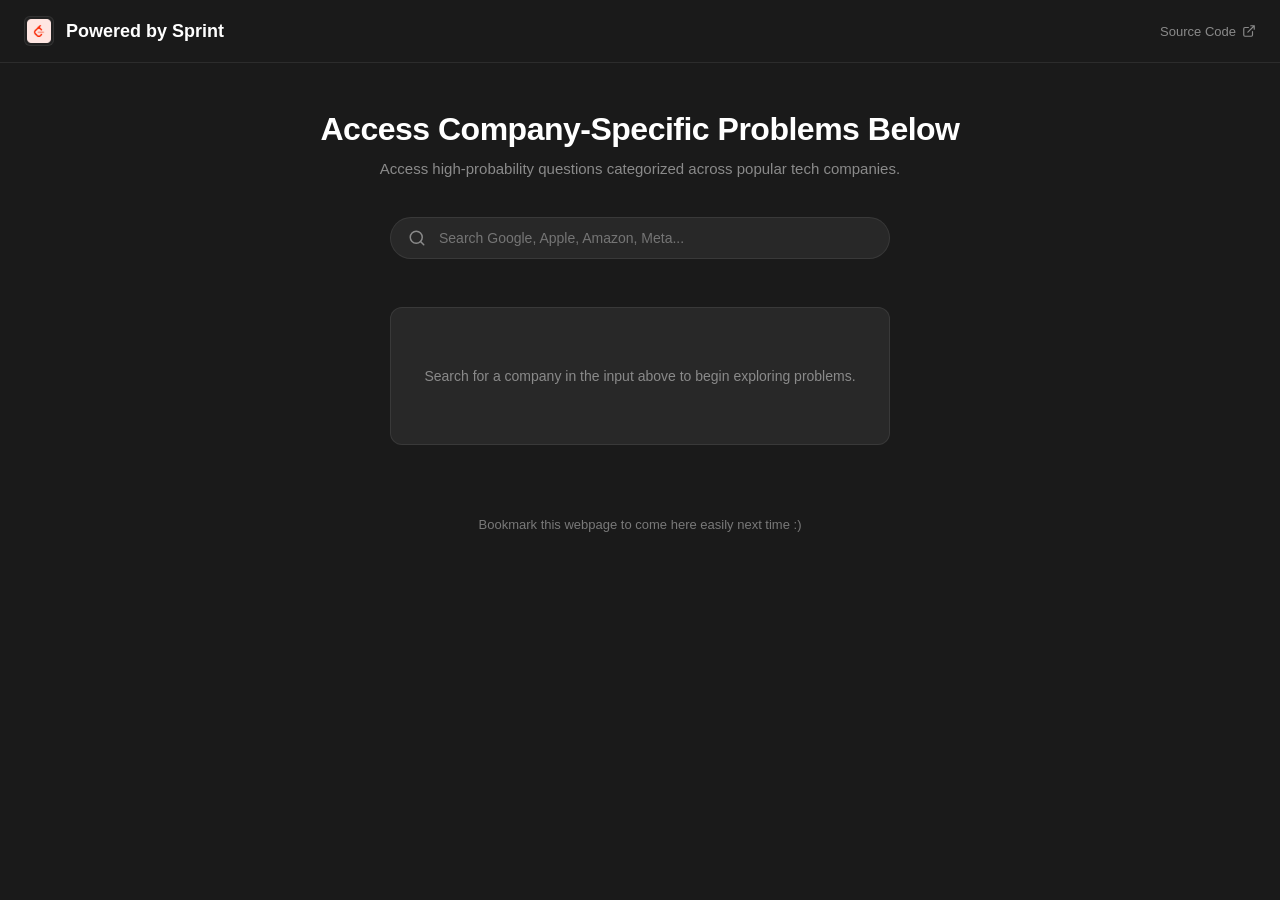
<file: problemset/index.html>
<!DOCTYPE html>
<html lang="en">
<head>
    <meta charset="UTF-8">
    <meta name="viewport" content="width=device-width, initial-scale=1.0">
    <title>LeetCode Company-wise Questions</title>
    <link rel="icon" type="image/png" href="../icon.png">
    <link rel="stylesheet" href="styles.css">
</head>
<body>

    <!-- Minimal Navbar -->
    <nav class="navbar">
        <div class="nav-brand">
            <div class="sprint-icon">
                <img src="resources/icon.png" alt="Sprint Icon" height="24px" width="24px">
            </div>
            <span class="brand-text">Powered by Sprint</span>
        </div>

        <div class="nav-links">
            <a href="https://github.com/snehasishroy/leetcode-companywise-interview-questions" target="_blank" class="nav-link">
                Source Code
                <svg width="14" height="14" viewBox="0 0 24 24" fill="none" stroke="currentColor" stroke-width="2" stroke-linecap="round" stroke-linejoin="round"><path d="M15 3h6v6M10 14L21 3M18 13v6a2 2 0 0 1-2 2H5a2 2 0 0 1-2-2V8a2 2 0 0 1 2-2h6"/></svg>
            </a>
        </div>
    </nav>

    <main class="container">
        <!-- Minimal Hero -->
        <section class="hero">
            <h1>Access Company-Specific Problems Below</h1>
            <p>Access high-probability questions categorized across popular tech companies.</p>
        </section>

        <!-- Search Bar with pill rounding -->
        <div class="search-container">
            <div class="search-wrapper">
                <svg class="search-icon" width="18" height="18" viewBox="0 0 24 24" fill="none" stroke="currentColor" stroke-width="2" stroke-linecap="round" stroke-linejoin="round"><circle cx="11" cy="11" r="8"/><path d="m21 21-4.3-4.3"/></svg>
                <input type="text" id="search-input" placeholder="Search Google, Apple, Amazon, Meta..." autocomplete="off">
            </div>
            <div class="suggestions-dropdown hidden" id="suggestions"></div>
        </div>

        <!-- Dynamic Output Board -->
        <div id="company-board" class="hidden">
            <div class="board-header">
                <div>
                    <h2 id="company-title" class="company-title">Company Name</h2>
                    <span id="question-count" class="question-count">0 questions</span>
                </div>

                <!-- Difficulty Filter Controls (Pill Rounded) -->
                <div class="filter-controls">
                    <span class="filter-label">Difficulty:</span>
                    <div class="filter-pills">
                        <button class="filter-pill active" data-difficulty="All">All</button>
                        <button class="filter-pill" data-difficulty="Easy">Easy</button>
                        <button class="filter-pill" data-difficulty="Medium">Medium</button>
                        <button class="filter-pill" data-difficulty="Hard">Hard</button>
                    </div>
                </div>
            </div>

            <!-- Loader -->
            <div id="loader" class="loader-container hidden">
                <div class="spinner"></div>
                <span>Loading problems...</span>
            </div>

            <!-- Question Table -->
            <div class="table-container" id="table-wrapper">
                <table class="questions-table">
                    <thead>
                        <tr>
                            <th class="sortable" data-sort="id">ID <span class="sort-indicator"></span></th>
                            <th class="sortable" data-sort="title">Title <span class="sort-indicator"></span></th>
                            <th class="sortable" data-sort="difficulty">Difficulty <span class="sort-indicator"></span></th>
                            <th>Acceptance</th>
                        </tr>
                    </thead>
                    <tbody id="table-body">
                        <!-- Populated dynamically -->
                    </tbody>
                </table>
            </div>
        </div>

        <!-- Initial Blank State -->
        <div id="blank-state" class="blank-card">
            <p>Search for a company in the input above to begin exploring problems.</p>
        </div>
    </main>
    
    <footer>
        <p class="hero footer-text">Bookmark this webpage to come here easily next time :)</p>
    </footer>

    <script src="script.js"></script>
</body>
</html>
</file>
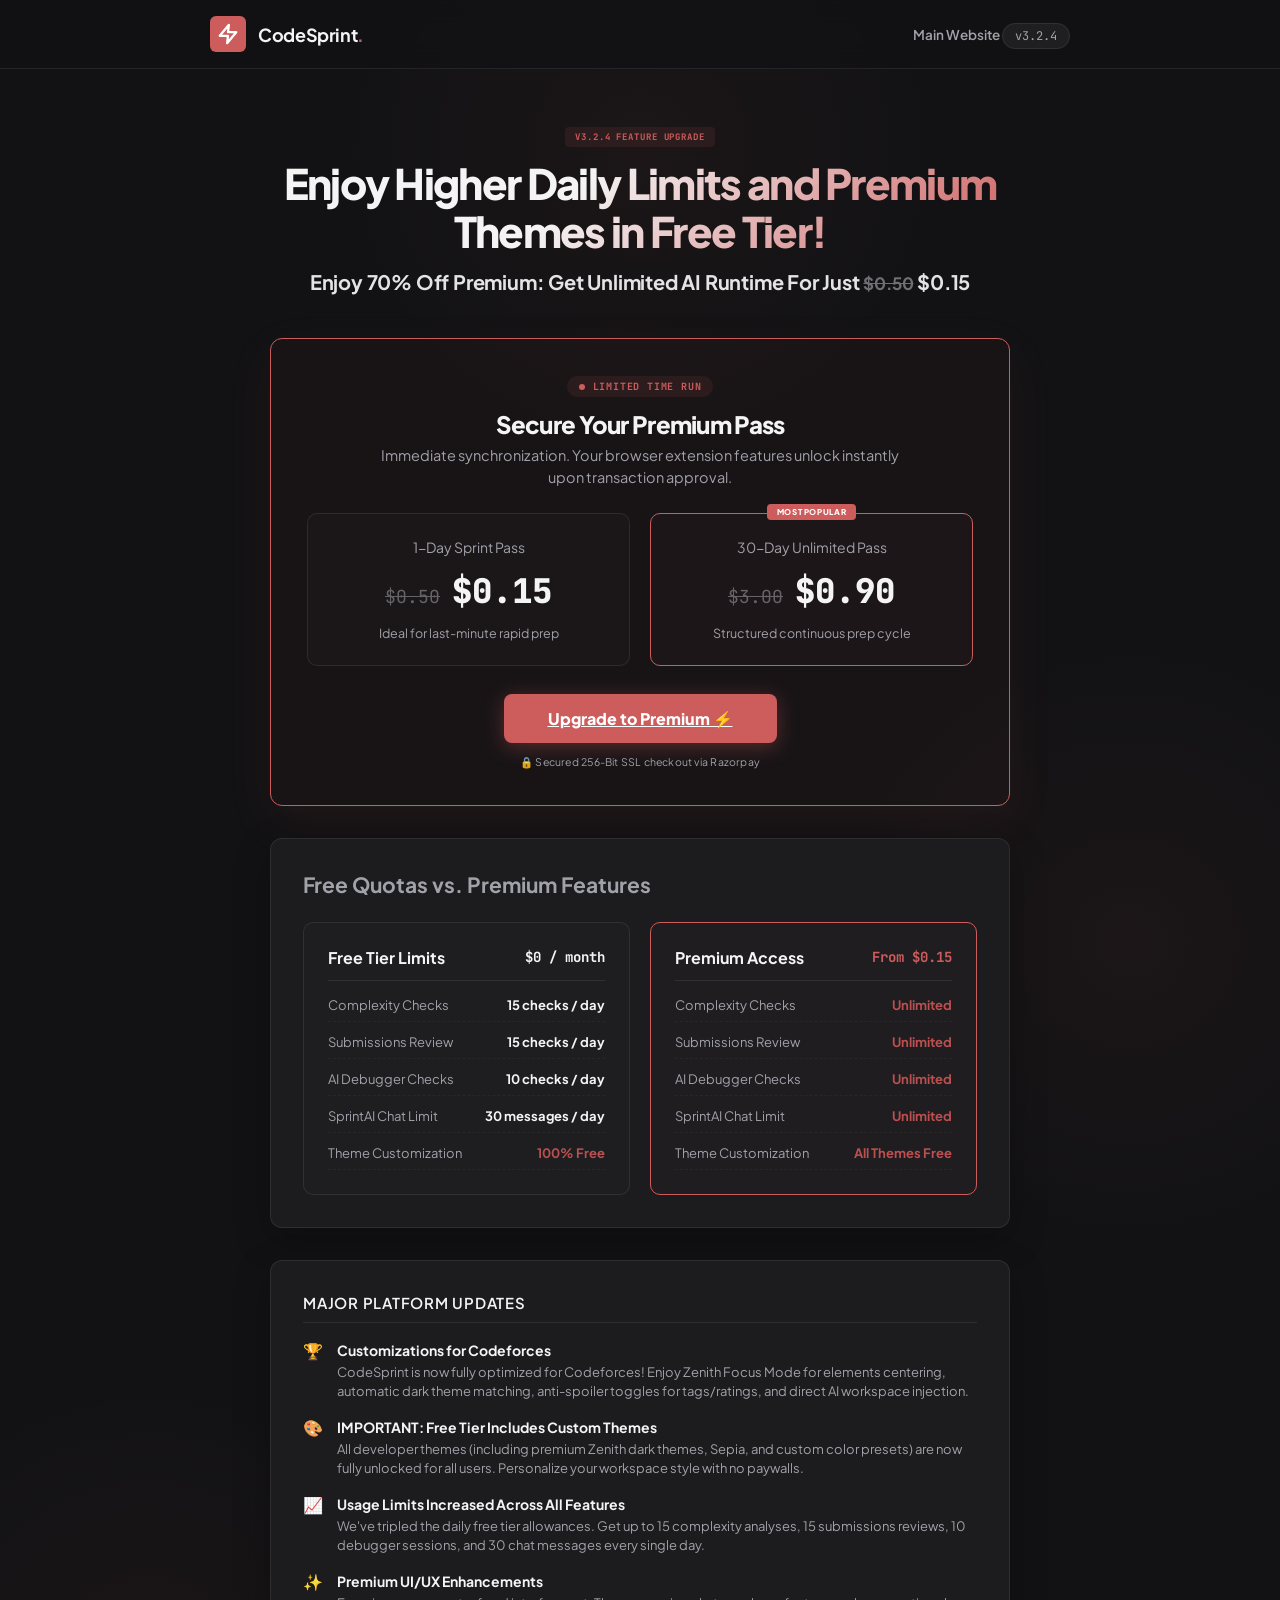
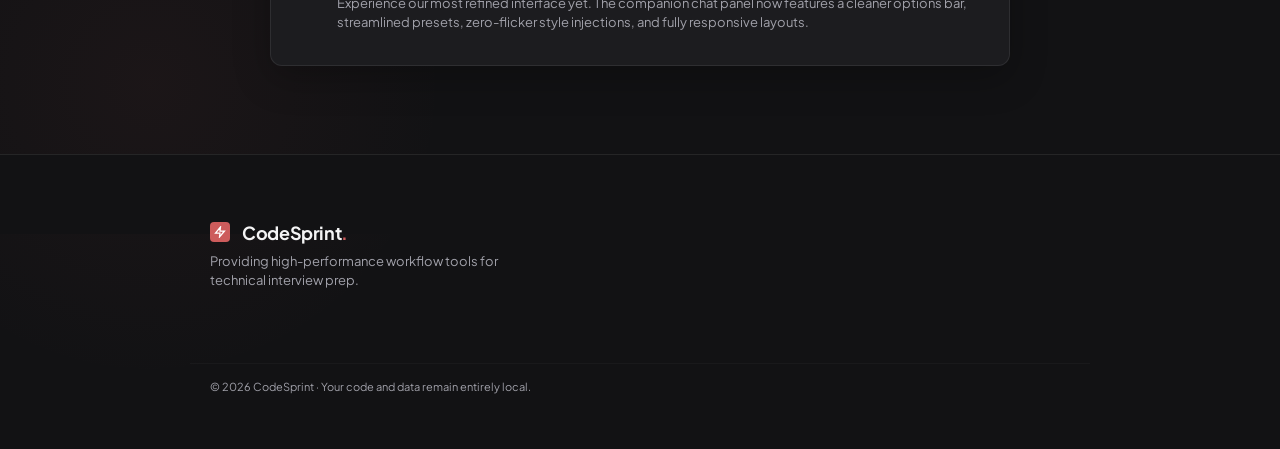
<file: updated/index.html>
<!DOCTYPE html>
<html lang="en">
<head>
  <meta charset="UTF-8">
  <meta name="viewport" content="width=device-width, initial-scale=1.0">
  <title>CodeSprint - Feature Update (v3.2.4)</title>
  <link rel="icon" type="image/png" href="../icon.png">
  <meta name="description" content="CodeSprint v3.2.4 is here. Get custom Codeforces settings, free custom themes, increased quotas, and a beautiful UI upgrade.">
  <link rel="stylesheet" href="style.css">
  <link rel="preconnect" href="https://fonts.googleapis.com">
  <link rel="preconnect" href="https://fonts.gstatic.com" crossorigin>
  <link href="https://fonts.googleapis.com/css2?family=Plus+Jakarta+Sans:wght@500;600;700;800&family=JetBrains+Mono:wght@500;600;700&display=swap" rel="stylesheet">
</head>
<body class="page-updated">

  <!-- Background Decorative Glows -->
  <div class="bg-glow blob-top"></div>
  <div class="bg-glow blob-middle"></div>
  <div class="bg-glow blob-bottom"></div>

  <!-- Minimal Navigation -->
  <nav id="navbar">
    <div class="nav-container">
      <a href="../index.html" class="brand">
        <div class="logo-box">
          <svg width="22" height="22" viewBox="0 0 24 24" fill="none" stroke="currentColor" stroke-width="2.5" stroke-linecap="round" stroke-linejoin="round">
            <path d="M13 2L3 14h9l-1 8 10-12h-9l1-8z"/>
          </svg>
        </div>
        <span class="brand-text">CodeSprint<span class="accent">.</span></span>
      </a>
      <div class="nav-links">
        <a href="../index.html" class="nav-link">Main Website</a>
        <span class="version-pill" id="version-badge">v3.2.4</span>
      </div>
    </div>
  </nav>

  <!-- Hero Section -->
  <main class="container">
    <header class="hero">
      <span class="badge badge-accent">V3.2.4 FEATURE UPGRADE</span>
      <h1 class="sale-title">Enjoy Higher Daily Limits and Premium Themes in Free Tier!</h1>
      <h2 class="sub-sale-title">Enjoy 70% Off Premium: Get Unlimited AI Runtime For Just <span class="price-strike">$0.50</span> $0.15</h2>
      <p class="hero-subheader">
        <!-- Sprint-AI Just got Fasterrr -->
      </p>
    </header>

    <!-- HIGH-VISIBILITY PRIMARY PAYMENTS REDIRECT CTA -->
    <section class="mega-cta-card window-glass">
      <div class="mega-cta-header">
        <span class="live-tag">
          <span class="pulse-dot"></span>
          LIMITED TIME RUN
        </span>
        <h2>Secure Your Premium Pass</h2>
        <p>Immediate synchronization. Your browser extension features unlock instantly upon transaction approval.</p>
      </div>

      <div class="pricing-deck">
        <!-- 1 Day Pass -->
        <div class="price-block">
          <span class="plan-name">1-Day Sprint Pass</span>
          <div class="price-flow">
            <span class="old-price">$0.50</span>
            <span class="new-price">$0.15</span>
          </div>
          <span class="plan-detail">Ideal for last-minute rapid prep</span>
        </div>

        <!-- 30 Day Pass (Featured) -->
        <div class="price-block featured">
          <div class="featured-badge">MOST POPULAR</div>
          <span class="plan-name">30-Day Unlimited Pass</span>
          <div class="price-flow">
            <span class="old-price">$3.00</span>
            <span class="new-price">$0.90</span>
          </div>
          <span class="plan-detail">Structured continuous prep cycle</span>
        </div>
      </div>

      <div class="cta-action-wrapper">
        <a href="../payments/index.html" class="btn btn-mega-primary">
          Upgrade to Premium ⚡
        </a>
        <span class="secure-payments-tag">🔒 Secured 256-Bit SSL checkout via Razorpay</span>
      </div>
    </section>


    <!-- TIERS & QUOTAS COMPARISON -->
    <section class="showroom-card window-glass">
      <div class="showroom-header">
        <h2>Free Quotas vs. Premium Features</h2>
      </div>

      <div class="tiers-grid">
        <!-- Free Tier Card -->
        <div class="tier-card">
          <div class="tier-header">
            <h3>Free Tier Limits</h3>
            <span class="tier-price">$0 / month</span>
          </div>
          <ul class="tier-features">
            <li><span>Complexity Checks</span> <strong>15 checks / day</strong></li>
            <li><span>Submissions Review</span> <strong>15 checks / day</strong></li>
            <li><span>AI Debugger Checks</span> <strong>10 checks / day</strong></li>
            <li><span>SprintAI Chat Limit</span> <strong>30 messages / day</strong></li>
            <li><span>Theme Customization</span> <strong class="color-accent">100% Free</strong></li>
          </ul>
        </div>

        <!-- Premium Tier Card -->
        <div class="tier-card premium-border">
          <div class="tier-header">
            <h3>Premium Access</h3>
            <span class="tier-price" style="color: var(--accent-color);">From $0.15</span>
          </div>
          <ul class="tier-features">
            <li><span>Complexity Checks</span> <strong class="color-accent">Unlimited</strong></li>
            <li><span>Submissions Review</span> <strong class="color-accent">Unlimited</strong></li>
            <li><span>AI Debugger Checks</span> <strong class="color-accent">Unlimited</strong></li>
            <li><span>SprintAI Chat Limit</span> <strong class="color-accent">Unlimited</strong></li>
            <li><span>Theme Customization</span> <strong class="color-accent">All Themes Free</strong></li>
          </ul>
        </div>
      </div>
    </section>
    
    <!-- Changelog Glass Card -->
    <section class="changelog-card window-glass">
      <h2>Major Platform Updates</h2>
      <ul class="changelog-list">
        <li>
          <span class="bullet">🏆</span>
          <div class="changelog-text">
            <strong>Customizations for Codeforces</strong>
            <p>CodeSprint is now fully optimized for Codeforces! Enjoy Zenith Focus Mode for elements centering, automatic dark theme matching, anti-spoiler toggles for tags/ratings, and direct AI workspace injection.</p>
          </div>
        </li>
        <li>
          <span class="bullet">🎨</span>
          <div class="changelog-text">
            <strong>IMPORTANT: Free Tier Includes Custom Themes</strong>
            <p>All developer themes (including premium Zenith dark themes, Sepia, and custom color presets) are now fully unlocked for all users. Personalize your workspace style with no paywalls.</p>
          </div>
        </li>
        <li>
          <span class="bullet">📈</span>
          <div class="changelog-text">
            <strong>Usage Limits Increased Across All Features</strong>
            <p>We've tripled the daily free tier allowances. Get up to 15 complexity analyses, 15 submissions reviews, 10 debugger sessions, and 30 chat messages every single day.</p>
          </div>
        </li>
        <li>
          <span class="bullet">✨</span>
          <div class="changelog-text">
            <strong>Premium UI/UX Enhancements</strong>
            <p>Experience our most refined interface yet. The companion chat panel now features a cleaner options bar, streamlined presets, zero-flicker style injections, and fully responsive layouts.</p>
          </div>
        </li>
      </ul>
    </section>
  </main>

  <!-- Clean Minimal Footer -->
  <footer class="footer border-top">
    <div class="container footer-layout">
      <div class="footer-meta">
        <div class="brand">
          <div class="logo-box small">
            <svg width="12" height="12" viewBox="0 0 24 24" fill="none" stroke="currentColor" stroke-width="2.5"><path d="M13 2L3 14h9l-1 8 10-12h-9l1-8z"/></svg>
          </div>
          <span class="brand-text">CodeSprint<span class="accent">.</span></span>
        </div>
        <p class="footer-tagline">Providing high-performance workflow tools for technical interview prep.</p>
      </div>
    </div>
    <div class="footer-bottom container">
      &copy; 2026 CodeSprint &middot; Your code and data remain entirely local.
    </div>
  </footer>

  <script src="script.js"></script>
</body>
</html>
</file>
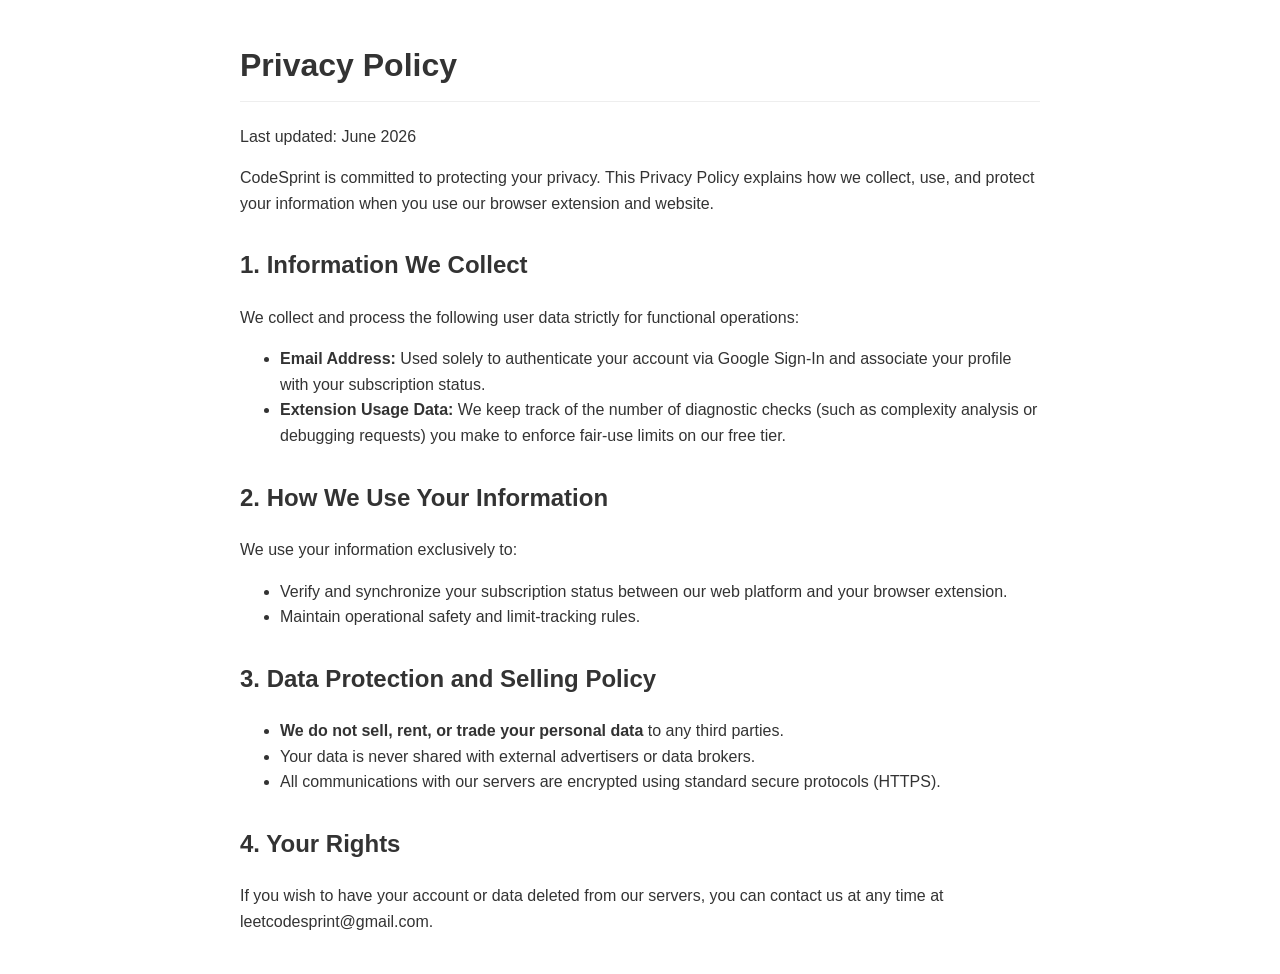
<file: privacy.html>
<!DOCTYPE html>
<html lang="en">
<head>
    <meta charset="UTF-8">
    <meta name="viewport" content="width=device-width, initial-scale=1.0">
    <title>Privacy Policy — CodeSprint</title>
    <style>
        body { font-family: sans-serif; line-height: 1.6; max-width: 800px; margin: 40px auto; padding: 0 20px; color: #333; }
        h1 { border-bottom: 1px solid #eee; padding-bottom: 10px; }
        h2 { margin-top: 30px; }
    </style>
</head>
<body>
    <h1>Privacy Policy</h1>
    <p>Last updated: June 2026</p>
    <p>CodeSprint is committed to protecting your privacy. This Privacy Policy explains how we collect, use, and protect your information when you use our browser extension and website.</p>

    <h2>1. Information We Collect</h2>
    <p>We collect and process the following user data strictly for functional operations:</p>
    <ul>
        <li><strong>Email Address:</strong> Used solely to authenticate your account via Google Sign-In and associate your profile with your subscription status.</li>
        <li><strong>Extension Usage Data:</strong> We keep track of the number of diagnostic checks (such as complexity analysis or debugging requests) you make to enforce fair-use limits on our free tier.</li>
    </ul>

    <h2>2. How We Use Your Information</h2>
    <p>We use your information exclusively to:</p>
    <ul>
        <li>Verify and synchronize your subscription status between our web platform and your browser extension.</li>
        <li>Maintain operational safety and limit-tracking rules.</li>
    </ul>

    <h2>3. Data Protection and Selling Policy</h2>
    <ul>
        <li><strong>We do not sell, rent, or trade your personal data</strong> to any third parties.</li>
        <li>Your data is never shared with external advertisers or data brokers.</li>
        <li>All communications with our servers are encrypted using standard secure protocols (HTTPS).</li>
    </ul>

    <h2>4. Your Rights</h2>
    <p>If you wish to have your account or data deleted from our servers, you can contact us at any time at leetcodesprint@gmail.com.</p>
</body>
</html>
</file>
<file: problemset/styles.css>
/* Custom variables matching reference layouts */
:root {
    --bg-color: #1a1a1a;
    --card-color: #282828;
    --border-color: rgba(255, 255, 255, 0.08); /* Faint borders to match LeetCode layout */
    --hover-color: rgba(255, 255, 255, 0.08);
    --text-main: #ffffff;
    --text-muted: #8a8a8a; /* Clean gray for secondary text */
    --accent-color: #ffa116; /* LeetCode Orange */
    
    /* Authentic Difficulty Badge Colors */
    --easy-color: #00af9b;   /* Exact LeetCode teal green */
    --medium-color: #ffb800; /* Exact LeetCode warm yellow */
    --hard-color: #ff2d55;   /* Exact LeetCode red */

    /* Production LeetCode Font Stack */
    --font-stack: -apple-system, BlinkMacSystemFont, "Segoe UI", "PingFang SC", "Hiragino Sans GB", "Microsoft YaHei", "Helvetica Neue", Helvetica, Arial, sans-serif;
}

* {
    box-sizing: border-box;
    margin: 0;
    padding: 0;
}

body {
    background-color: var(--bg-color);
    color: var(--text-muted);
    font-family: var(--font-stack);
    font-size: 14px;
    -webkit-font-smoothing: antialiased;
}

/* Minimal Navbar */
.navbar {
    border-bottom: 1px solid var(--border-color);
    background-color: var(--bg-color);
    display: flex;
    justify-content: space-between;
    align-items: center;
    padding: 16px 24px;
}

.nav-brand {
    display: flex;
    align-items: center;
    gap: 12px;
}

.brand-logo {
    background-color: var(--accent-color);
    color: #000000;
    font-weight: 700;
    font-size: 13px;
    padding: 6px 8px;
    border-radius: 6px;
    letter-spacing: 1px;
}

.brand-text {
    color: var(--text-main);
    font-size: 18px;
    font-weight: 600;
}

.nav-links {
    display: flex;
    gap: 16px;
}

.nav-link {
    color: var(--text-muted);
    font-size: 13px;
    text-decoration: none;
    display: flex;
    align-items: center;
    gap: 6px;
    transition: color 0.15s ease;
}

.nav-link:hover {
    color: var(--text-main);
}

/* Minimal Hero */
.container {
    max-width: 900px;
    margin: 0 auto;
    padding: 48px 20px;
}

.hero {
    text-align: center;
    margin-bottom: 40px;
}

.hero h1 {
    color: var(--text-main);
    font-size: 32px;
    font-weight: 800;
    margin-bottom: 12px;
    letter-spacing: -0.5px;
}

.hero p {
    color: var(--text-muted);
    font-size: 15px;
}

/* Search Dropdown Section (Rounded Capsules) */
.search-container {
    position: relative;
    max-width: 500px;
    margin: 0 auto 48px auto;
    z-index: 100;
}

.search-wrapper {
    position: relative;
    display: flex;
    align-items: center;
}

.search-icon {
    position: absolute;
    left: 18px;
    color: var(--text-muted);
    pointer-events: none;
}

#search-input {
    width: 100%;
    background-color: var(--card-color);
    border: 1px solid var(--border-color);
    color: var(--text-main);
    padding: 12px 16px 12px 48px;
    font-size: 14px;
    border-radius: 9999px; /* Pill-shaped search bar */
    outline: none;
    font-family: var(--font-stack);
    transition: border-color 0.15s ease;
}

#search-input:focus {
    border-color: var(--accent-color);
}

.suggestions-dropdown {
    position: absolute;
    width: 100%;
    background-color: var(--card-color);
    border: 1px solid var(--border-color);
    border-radius: 12px;
    margin-top: 8px;
    box-shadow: 0 10px 25px -5px rgba(0, 0, 0, 0.5);
    max-height: 280px;
    overflow-y: auto;
}

/* Custom Scrollbar for suggestions */
.suggestions-dropdown::-webkit-scrollbar {
    width: 6px;
}
.suggestions-dropdown::-webkit-scrollbar-track {
    background: transparent;
}
.suggestions-dropdown::-webkit-scrollbar-thumb {
    background: rgba(255, 255, 255, 0.12);
    border-radius: 9999px;
}
.suggestions-dropdown::-webkit-scrollbar-thumb:hover {
    background: rgba(255, 255, 255, 0.24);
}

.suggestion-item {
    padding: 12px 16px;
    font-size: 14px;
    cursor: pointer;
    border-bottom: 1px solid var(--border-color);
    text-transform: capitalize;
    display: flex;
    justify-content: space-between;
    transition: background-color 0.15s ease;
}

.suggestion-item:last-child {
    border-bottom: none;
}

.suggestion-item:hover {
    background-color: var(--hover-color);
}

.suggestion-action {
    font-size: 11px;
    color: var(--text-muted);
}

/* Board Header Controls */
.board-header {
    display: flex;
    justify-content: space-between;
    align-items: flex-end;
    border-bottom: 1px solid var(--border-color);
    padding-bottom: 20px;
    margin-bottom: 24px;
}

.company-title {
    text-transform: capitalize;
    color: var(--text-main);
    font-size: 24px; /* Matches LeetCode inspector standard size */
    font-weight: 500;
}

.question-count {
    font-size: 13px;
    color: var(--text-muted);
    margin-top: 4px;
    display: inline-block;
}

.filter-controls {
    display: flex;
    align-items: center;
    gap: 12px;
}

.filter-label {
    font-size: 13px;
    color: var(--text-muted);
}

/* Rounded Filter Pills (Image 2 style) */
.filter-pills {
    display: flex;
    gap: 8px;
}

.filter-pill {
    background-color: rgba(255, 255, 255, 0.07);
    border: none;
    color: var(--text-muted);
    padding: 5px 14px;
    font-size: 13px;
    font-weight: 500;
    border-radius: 9999px; /* Pill-shaped filter button tags */
    cursor: pointer;
    font-family: var(--font-stack);
    transition: background-color 0.15s ease, color 0.15s ease;
}

.filter-pill:hover {
    color: var(--text-main);
    background-color: rgba(255, 255, 255, 0.12);
}

/* Difficulty capsule indicators when selected (Image 2 active state) */
.filter-pill[data-difficulty="All"].active {
    background-color: rgba(255, 255, 255, 0.15);
    color: var(--text-main);
}

.filter-pill[data-difficulty="Easy"].active {
    background-color: rgba(0, 175, 155, 0.15);
    color: var(--easy-color);
}

.filter-pill[data-difficulty="Medium"].active {
    background-color: rgba(255, 184, 0, 0.15);
    color: var(--medium-color);
}

.filter-pill[data-difficulty="Hard"].active {
    background-color: rgba(255, 45, 85, 0.15);
    color: var(--hard-color);
}

/* Minimal Problem List Table (Image 3 borderless style) */
.table-container {
    background-color: transparent; /* Sitting directly on body dark background */
    overflow: hidden;
}

.questions-table {
    width: 100%;
    border-collapse: collapse;
    text-align: left;
    font-size: 14px;
}

.questions-table th, .questions-table td {
    padding: 12px 16px; /* Slightly tighter rows to match list styling density */
}

.questions-table th {
    color: var(--text-muted);
    font-size: 13px;
    text-transform: none; /* Removed uppercase transform to match LeetCode layout */
    font-weight: 500;
    border-bottom: 1px solid var(--border-color);
}

.questions-table th.sortable {
    cursor: pointer;
    user-select: none;
}

.questions-table th.sortable:hover {
    color: var(--text-main);
}

.sort-indicator {
    display: inline-block;
    margin-left: 4px;
    font-size: 10px;
}

.questions-table tr {
    border-bottom: 1px solid rgba(255, 255, 255, 0.03);
    transition: background-color 0.1s ease;
}

.questions-table tr:last-child {
    border-bottom: none;
}

.questions-table tbody tr:hover {
    background-color: var(--hover-color);
}

/* Alternating rows matching LeetCode list */
.questions-table tbody tr:nth-child(even) {
    background-color: rgba(255, 255, 255, 0.02);
}

.col-id {
    color: var(--text-muted);
    font-family: monospace;
    font-size: 12px;
}

.problem-link {
    color: var(--text-main);
    text-decoration: none;
    font-weight: 500;
    transition: color 0.15s ease;
}

.problem-link:hover {
    color: var(--accent-color);
}

/* LeetCode Difficulty Badge Inside Table: Naked styled text (Image 3 layout) */
.badge {
    font-size: 14px;
    font-weight: 500; /* Standard medium weight */
    display: inline-block;
    text-align: left;
}

.badge-easy {
    color: var(--easy-color);
}

.badge-medium {
    color: var(--medium-color);
}

.badge-hard {
    color: var(--hard-color);
}

/* Blank card and loaders */
.blank-card {
    background-color: var(--card-color);
    border: 1px solid var(--border-color);
    border-radius: 12px;
    padding: 60px 20px;
    text-align: center;
    color: var(--text-muted);
    font-size: 14px;
    max-width: 500px;
    margin: 0 auto;
}

.loader-container {
    display: flex;
    flex-direction: column;
    align-items: center;
    justify-content: center;
    padding: 60px 0;
    gap: 12px;
    color: var(--text-muted);
    font-size: 14px;
}

.spinner {
    width: 28px;
    height: 28px;
    border: 2px solid var(--border-color);
    border-top: 2px solid var(--accent-color);
    border-radius: 50%;
    animation: spin 0.8s linear infinite;
}

@keyframes spin {
    0% { transform: rotate(0deg); }
    100% { transform: rotate(360deg); }
}

.hidden {
    display: none !important;
}

.sprint-icon {
    display: flex;
    align-items: center;
    justify-content: center;
    border: 1px solid var(--border-color);
    border-radius: 6px;
    padding: 2px;
    background-color: rgba(255, 255, 255, 0.03);
}

.sprint-icon img {
    object-fit: contain;
}

footer {
    padding: 24px 0;
}

.footer-text {
    font-size: 13px !important;
    opacity: 0.85;
}
</file>
<file: updated/style.css>
/* --- CUSTOM VARIABLES --- */
:root {
    --bg-color: #121214;
    --card-color: #1c1c1f;
    --border-color: rgba(255, 255, 255, 0.08);
    --hover-color: rgba(255, 255, 255, 0.06);
    --text-main: #f4f4f5;
    --text-muted: #a1a1aa;
    --accent-color: #CD5C5C; /* Indian Red Primary Accent */
    --accent-hover: #bc5050;

    /* Typography */
    --font-stack: 'Plus Jakarta Sans', -apple-system, BlinkMacSystemFont, "Segoe UI", Roboto, sans-serif;
    --mono-stack: 'JetBrains Mono', monospace;
}

* {
    box-sizing: border-box;
    margin: 0;
    padding: 0;
}

body {
    background-color: var(--bg-color);
    color: var(--text-muted);
    font-family: var(--font-stack);
    font-size: 14px;
    -webkit-font-smoothing: antialiased;
    position: relative;
    min-height: 100vh;
    overflow-x: hidden;
}

/* --- DECORATIVE BACKGROUND GLOWS --- */
.bg-glow {
    position: absolute;
    width: 600px;
    height: 600px;
    background: radial-gradient(circle, rgba(205, 92, 92, 0.05) 0%, rgba(0, 0, 0, 0) 70%);
    border-radius: 50%;
    pointer-events: none;
    z-index: -1;
}

.blob-top {
    top: -150px;
    left: 50%;
    transform: translateX(-50%);
}

.blob-middle {
    top: 35%;
    right: -150px;
}

.blob-bottom {
    bottom: -150px;
    left: -150px;
}

/* --- MINIMAL NAVBAR --- */
#navbar {
    border-bottom: 1px solid var(--border-color);
    background-color: rgba(18, 18, 20, 0.85);
    backdrop-filter: blur(12px);
    position: sticky;
    top: 0;
    z-index: 100;
}

.nav-container {
    max-width: 900px;
    margin: 0 auto;
    padding: 16px 20px;
    display: flex;
    justify-content: space-between;
    align-items: center;
}

.brand {
    display: flex;
    align-items: center;
    gap: 12px;
    text-decoration: none;
}

.logo-box {
    background-color: var(--accent-color);
    color: #ffffff;
    padding: 7px;
    border-radius: 6px;
    display: flex;
    align-items: center;
    justify-content: center;
}

.logo-box.small {
    padding: 4px;
    border-radius: 4px;
}

.logo-box svg {
    stroke: currentColor;
}

.brand-text {
    color: var(--text-main);
    font-size: 18px;
    font-weight: 700;
    letter-spacing: -0.02em;
}

.brand-text .accent {
    color: var(--accent-color);
}

.version-pill {
    background-color: rgba(255, 255, 255, 0.06);
    border: 1px solid var(--border-color);
    color: var(--text-muted);
    font-family: var(--mono-stack);
    font-size: 12px;
    padding: 4px 12px;
    border-radius: 999px;
}

.nav-links .nav-link {
    text-decoration: none;
    font-size: 13.5px;
    font-weight: 600;
    color: var(--text-muted);
    transition: color 0.15s;
}

.nav-links .nav-link:hover {
    color: var(--text-main);
}

/* --- MAIN CONTAINER --- */
.container {
    max-width: 780px;
    margin: 0 auto;
    padding: 56px 20px;
}

/* --- HERO SECTION --- */
.hero {
    text-align: center;
    margin-bottom: 44px;
}

.sale-title {
    font-size: clamp(32px, 5.2vw, 42px);
    font-weight: 800;
    letter-spacing: -0.04em;
    background: linear-gradient(135deg, var(--text-main) 40%, var(--accent-color) 100%);
    -webkit-background-clip: text;
    -webkit-text-fill-color: transparent;
    background-clip: text;
    line-height: 1.15;
    margin-bottom: 14px;
}

.sub-sale-title {
    font-size: clamp(16px, 2.5vw, 20px);
    font-weight: 700;
    color: #e4e4e7;
    letter-spacing: -0.01em;
    margin-bottom: 18px;
    line-height: 1.2;
}

.price-strike {
    text-decoration: line-through;
    color: var(--text-muted);
    font-size: 0.85em;
    opacity: 0.65;
}

.hero-subheader {
    color: var(--text-muted);
    font-size: 15.5px;
    line-height: 1.6;
    max-width: 660px;
    margin: 0 auto;
}

.hero-subheader strong {
    color: var(--text-main);
}

/* --- GLASS CONTAINER CARDS --- */
.window-glass {
    background-color: var(--card-color);
    border: 1px solid var(--border-color);
    border-radius: 12px;
    padding: 32px;
    margin-bottom: 32px;
    box-shadow: 0 12px 36px rgba(0, 0, 0, 0.25);
}

/* --- HIGH-VISIBILITY MEGA CALL-TO-ACTION CARD --- */
.mega-cta-card {
    text-align: center;
    border: 1.5px solid var(--accent-color) !important;
    background-color: rgba(205, 92, 92, 0.03) !important;
    box-shadow: 0 16px 48px rgba(205, 92, 92, 0.08) !important;
    padding: 36px !important;
}

.mega-cta-header h2 {
    color: var(--text-main);
    font-size: 24px;
    font-weight: 800;
    margin-bottom: 6px;
    letter-spacing: -0.03em;
}

.mega-cta-header p {
    font-size: 14.5px;
    color: var(--text-muted);
    line-height: 1.5;
    margin-bottom: 24px;
    max-width: 520px;
    margin-left: auto;
    margin-right: auto;
}

.live-tag {
    display: inline-flex;
    align-items: center;
    gap: 8px;
    font-family: var(--mono-stack);
    font-size: 10px;
    font-weight: 700;
    color: var(--accent-color);
    background: rgba(205, 92, 92, 0.1);
    padding: 4px 12px;
    border-radius: 99px;
    letter-spacing: 0.08em;
    margin-bottom: 12px;
}

/* Pulse animation for the active indicator */
.pulse-dot {
    width: 6px;
    height: 6px;
    background-color: var(--accent-color);
    border-radius: 50%;
    display: inline-block;
    animation: cta-pulse 1.8s infinite;
}

@keyframes cta-pulse {
    0% { transform: scale(0.95); opacity: 0.5; }
    50% { transform: scale(1.15); opacity: 1; }
    100% { transform: scale(0.95); opacity: 0.5; }
}

.pricing-deck {
    display: grid;
    grid-template-columns: 1fr 1fr;
    gap: 20px;
    margin-bottom: 28px;
}

.price-block {
    background-color: rgba(255, 255, 255, 0.015);
    border: 1px solid var(--border-color);
    border-radius: 10px;
    padding: 24px;
    display: flex;
    flex-direction: column;
    align-items: center;
    gap: 12px;
    position: relative;
}

.price-block.featured {
    border-color: var(--accent-color);
    background-color: rgba(205, 92, 92, 0.02);
}

.featured-badge {
    position: absolute;
    top: -10px;
    background: var(--accent-color);
    color: #ffffff;
    font-size: 8px;
    font-weight: 800;
    letter-spacing: 0.08em;
    padding: 3px 10px;
    border-radius: 4px;
}

.price-flow {
    display: flex;
    align-items: baseline;
    gap: 12px;
}

.price-flow .old-price {
    font-family: var(--mono-stack);
    font-size: 18px;
    color: var(--text-muted);
    text-decoration: line-through;
    opacity: 0.55;
}

.price-flow .new-price {
    font-family: var(--mono-stack);
    font-size: 34px;
    font-weight: 800;
    color: var(--text-main);
}

.plan-detail {
    font-size: 12.5px;
    color: var(--text-muted);
}

.cta-action-wrapper {
    display: flex;
    flex-direction: column;
    align-items: center;
    gap: 12px;
}

.btn-mega-primary {
    background-color: var(--accent-color);
    color: #ffffff;
    font-size: 16px;
    font-weight: 800;
    padding: 14px 44px;
    border-radius: 8px;
    border: none;
    box-shadow: 0 4px 20px rgba(205, 92, 92, 0.35);
    cursor: pointer;
    transition: all 0.15s ease-in-out;
}

.btn-mega-primary:hover {
    background-color: var(--accent-hover);
    transform: translateY(-1px);
    box-shadow: 0 6px 24px rgba(205, 92, 92, 0.45);
}

.secure-payments-tag {
    font-size: 10.5px;
    color: var(--text-muted);
    letter-spacing: 0.02em;
}

/* --- HIGHLY GRAPHICAL FEATURE GRID (Pure CSS Layout) --- */
.accessibility-graphic-grid {
    display: grid;
    grid-template-columns: repeat(3, 1fr);
    gap: 16px;
    margin-top: 24px;
}

.graphic-box {
    background-color: rgba(255, 255, 255, 0.015);
    border: 1px solid var(--border-color);
    border-radius: 10px;
    padding: 16px;
    display: flex;
    flex-direction: column;
    align-items: stretch;
    transition: border-color 0.15s;
}

.graphic-box:hover {
    border-color: rgba(205, 92, 92, 0.25);
}

.graphic-header {
    margin-bottom: 12px;
}

.graphic-badge {
    font-family: var(--mono-stack);
    font-size: 9px;
    font-weight: 700;
    color: var(--accent-color);
    background: rgba(205, 92, 92, 0.08);
    padding: 2px 8px;
    border-radius: 4px;
}

.graphic-canvas {
    height: 110px;
    background-color: #121214;
    border: 1px solid rgba(255, 255, 255, 0.05);
    border-radius: 6px;
    margin-bottom: 12px;
    display: flex;
    align-items: center;
    justify-content: center;
    position: relative;
    overflow: hidden;
}

.graphic-caption strong {
    color: var(--text-main);
    font-size: 12.5px;
    display: block;
    margin-bottom: 4px;
}

.graphic-caption p {
    font-size: 11.5px;
    color: var(--text-muted);
    line-height: 1.4;
}

/* Visual Mockup 1: Popup styling */
.popup-canvas-editor {
    display: flex;
    flex-direction: column;
    gap: 4px;
    width: 100%;
    padding: 10px;
    font-family: var(--mono-stack);
    font-size: 9px;
}

.editor-line {
    color: rgba(255, 255, 255, 0.3);
}

.syntax-keyword { color: #f43f5e; }
.syntax-func { color: #38bdf8; }

.highlight-range {
    color: var(--text-main);
    background-color: rgba(205, 92, 92, 0.25);
    border-radius: 2px;
    padding: 1px 4px;
    width: fit-content;
}

.css-mockup-popup {
    position: absolute;
    bottom: 14px;
    left: 50%;
    transform: translateX(-50%);
    background: #1e1e20;
    border: 1px solid rgba(255, 255, 255, 0.12);
    box-shadow: 0 4px 12px rgba(0,0,0,0.4);
    border-radius: 12px;
    display: flex;
    gap: 2px;
    padding: 3px;
    z-index: 5;
}

.mockup-pop-btn {
    background: transparent;
    border: none;
    color: var(--text-muted);
    font-size: 7.5px;
    padding: 3px 6px;
    border-radius: 8px;
    display: flex;
    align-items: center;
    gap: 3px;
    cursor: default;
}

.mockup-pop-btn.active {
    background: rgba(205, 92, 92, 0.15);
    color: var(--accent-color);
}

/* Visual Mockup 2: Companion Sphere styling */
.sphere-canvas-box {
    display: flex;
    align-items: center;
    gap: 8px;
}

.mockup-panel {
    background: #1e1e20;
    border: 1px solid var(--border-color);
    border-radius: 14px;
    padding: 4px;
    display: flex;
    flex-direction: column;
    gap: 4px;
    box-shadow: 0 4px 12px rgba(0,0,0,0.3);
    animation: slide-in-panel 2.5s infinite alternate ease-in-out;
}

@keyframes slide-in-panel {
    0% { transform: translateY(6px); opacity: 0.3; }
    100% { transform: translateY(0); opacity: 1; }
}

.panel-btn {
    width: 18px;
    height: 18px;
    border-radius: 50%;
    background: rgba(255, 255, 255, 0.03);
    display: flex;
    align-items: center;
    justify-content: center;
    color: var(--text-muted);
}

.mockup-sphere {
    width: 24px;
    height: 24px;
    border-radius: 50%;
    background: var(--accent-color);
    box-shadow: 0 4px 12px rgba(205, 92, 92, 0.4);
    display: flex;
    align-items: center;
    justify-content: center;
    animation: bounce-sphere 2.5s infinite alternate ease-in-out;
}

@keyframes bounce-sphere {
    0% { transform: translateY(-4px); }
    100% { transform: translateY(4px); }
}

/* Visual Mockup 3: Keycaps styling */
.hotkeys-canvas-box {
    display: flex;
    flex-direction: column;
    align-items: center;
    gap: 10px;
}

.keycap-row {
    display: flex;
    align-items: center;
    gap: 4px;
}

.mock-key {
    background: #1c1c1f;
    border: 1.5px solid #2d2d30;
    border-bottom: 3px solid #1c1c1f;
    border-radius: 5px;
    color: var(--text-main);
    font-family: var(--mono-stack);
    font-size: 10px;
    font-weight: 700;
    padding: 4px 8px;
    box-shadow: 0 2px 4px rgba(0,0,0,0.3);
}

.glow-key {
    border-color: var(--accent-color);
    color: var(--accent-color);
    box-shadow: 0 0 8px rgba(205, 92, 92, 0.3);
    animation: key-pulse 1.5s infinite alternate;
}

@keyframes key-pulse {
    0% { transform: scale(1); }
    100% { transform: scale(1.05); }
}

.key-plus {
    color: rgba(255, 255, 255, 0.2);
    font-weight: 700;
    font-size: 11px;
}

.keycap-legend {
    font-size: 9.5px;
    font-family: var(--font-stack);
    color: var(--text-muted);
}

/* --- SHOWROOM MOCK CHAT INTERFACE --- */
.showroom-display {
    border: 1px solid rgba(255, 255, 255, 0.12);
    border-radius: 8px;
    overflow: hidden;
    margin-top: 24px;
}

.mock-editor-header {
    background-color: #121214;
    display: flex;
    align-items: center;
    gap: 8px;
    padding: 12px 16px;
    border-bottom: 1px solid rgba(255, 255, 255, 0.08);
}

.mock-dots {
    display: flex;
    gap: 5px;
}

.mock-dot {
    width: 8px;
    height: 8px;
    border-radius: 50%;
    display: inline-block;
}
.mock-dot.red { background-color: #ff5f56; }
.mock-dot.yellow { background-color: #ffbd2e; }
.mock-dot.green { background-color: #27c93f; }

.mock-title {
    font-size: 11px;
    color: var(--text-muted);
    margin-left: 6px;
}

.active-theme-indicator {
    margin-left: auto;
    font-family: var(--mono-stack);
    font-size: 11px;
    font-weight: 700;
    color: var(--accent-color);
    background: rgba(205, 92, 92, 0.08);
    border: 1px solid rgba(205, 92, 92, 0.15);
    padding: 3px 10px;
    border-radius: 4px;
    transition: all 0.2s ease;
}

.mock-chat-body {
    background-color: #141416;
    padding: 20px;
    display: flex;
    flex-direction: column;
    gap: 16px;
}

.mock-chat-history {
    display: flex;
    flex-direction: column;
    gap: 16px;
    max-height: 480px;
    overflow-y: auto;
}

/* Chat bubble structures */
.mock-bubble {
    max-width: 85%;
    padding: 12px 16px;
    border-radius: 12px;
    font-family: var(--font-stack);
    font-size: 13.5px;
    line-height: 1.5;
    display: flex;
    flex-direction: column;
}

.bubble-meta {
    font-family: var(--font-stack);
    font-size: 10px;
    font-weight: 700;
    text-transform: uppercase;
    letter-spacing: 0.05em;
    margin-bottom: 6px;
    opacity: 0.8;
}

.bubble-user {
    background-color: var(--accent-color);
    color: #ffffff;
    align-self: flex-end;
    border-bottom-right-radius: 4px;
    box-shadow: 0 4px 12px rgba(205, 92, 92, 0.25);
}

.bubble-user .bubble-meta {
    color: rgba(255, 255, 255, 0.9);
}

.bubble-user pre {
    background: rgba(0, 0, 0, 0.25);
    border: 1px solid rgba(255, 255, 255, 0.1);
    border-radius: 6px;
    padding: 8px 12px;
    margin: 4px 0 8px;
    overflow-x: auto;
}

.bubble-user code {
    font-family: var(--mono-stack);
    font-size: 12px;
    color: #ffffff;
}

.bubble-footer-query {
    font-size: 13px;
    font-weight: 600;
    font-style: italic;
    border-top: 1px solid rgba(255, 255, 255, 0.15);
    padding-top: 6px;
}

.bubble-assistant {
    background-color: #1e1e20;
    border: 1px solid var(--border-color);
    color: var(--text-main);
    align-self: flex-start;
    border-bottom-left-radius: 4px;
}

.bubble-assistant .bubble-meta {
    color: var(--accent-color);
}

.bubble-assistant p {
    margin-bottom: 10px;
}

.bubble-assistant pre {
    background-color: #0d0d0f;
    border: 1px solid rgba(255, 255, 255, 0.06);
    border-radius: 6px;
    padding: 10px 14px;
    overflow-x: auto;
}

.bubble-assistant code {
    font-family: var(--mono-stack);
    font-size: 12px;
    color: #e4e4e7;
    line-height: 1.45;
}

.inline-code {
    background: rgba(255, 255, 255, 0.08);
    color: var(--text-main);
    padding: 2px 5px;
    border-radius: 4px;
    font-family: var(--mono-stack);
    font-size: 11.5px;
}

/* Preset pills bar styling */
.mock-presets-bar {
    display: flex;
    flex-wrap: wrap;
    gap: 6px;
    padding-top: 12px;
    border-top: 1px solid var(--border-color);
}

.mock-preset-btn {
    background: rgba(255, 255, 255, 0.04);
    border: 1px solid rgba(255, 255, 255, 0.07);
    border-radius: 12px;
    color: var(--text-muted);
    padding: 6px 12px;
    font-family: var(--font-stack);
    font-size: 12px;
    font-weight: 600;
    cursor: pointer;
    transition: all 0.15s ease-in-out;
}

.mock-preset-btn:hover {
    background: rgba(205, 92, 92, 0.08);
    border-color: var(--accent-color);
    color: #ffffff;
}

.mock-preset-btn.active {
    background: rgba(205, 92, 92, 0.15);
    border-color: var(--accent-color);
    color: #ffffff;
}

/* --- TIERS GRID AND QUOTA TABLES --- */
.tiers-grid {
    display: grid;
    grid-template-columns: 1fr 1fr;
    gap: 20px;
    margin-top: 24px;
}

.tier-card {
    background-color: rgba(255, 255, 255, 0.01);
    border: 1px solid var(--border-color);
    border-radius: 10px;
    padding: 24px;
    display: flex;
    flex-direction: column;
    gap: 16px;
    position: relative;
    text-align: left;
}

.tier-card.premium-border {
    border-color: var(--accent-color);
    background-color: rgba(205, 92, 92, 0.02);
}

.tier-header {
    display: flex;
    justify-content: space-between;
    align-items: center;
    border-bottom: 1px solid var(--border-color);
    padding-bottom: 12px;
}

.tier-header h3 {
    color: var(--text-main);
    font-size: 16px;
    font-weight: 700;
}

.tier-price {
    font-family: var(--mono-stack);
    font-size: 14px;
    font-weight: 700;
    color: var(--text-main);
}

.tier-features {
    list-style: none;
    display: flex;
    flex-direction: column;
    gap: 12px;
}

.tier-features li {
    display: flex;
    justify-content: space-between;
    font-size: 13px;
    border-bottom: 1px dashed rgba(255, 255, 255, 0.04);
    padding-bottom: 8px;
}

.tier-features li span {
    color: var(--text-muted);
}

.tier-features li strong {
    color: var(--text-main);
}

.color-accent {
    color: var(--accent-hover) !important;
}

/* --- CHANGELOG MODULE --- */
.changelog-card h2 {
    color: var(--text-main);
    font-size: 15px;
    font-weight: 600;
    margin-bottom: 18px;
    text-transform: uppercase;
    letter-spacing: 0.05em;
    border-bottom: 1px solid var(--border-color);
    padding-bottom: 10px;
}

.changelog-list {
    list-style: none;
    display: flex;
    flex-direction: column;
    gap: 16px;
}

.changelog-list li {
    display: flex;
    gap: 14px;
    align-items: flex-start;
}

.bullet {
    font-size: 16px;
    line-height: 1;
    padding-top: 2px;
}

.changelog-text strong {
    color: var(--text-main);
    font-size: 14px;
    display: block;
    margin-bottom: 4px;
}

.changelog-text p {
    color: var(--text-muted);
    font-size: 13px;
    line-height: 1.5;
}

.badge-accent {
    font-family: var(--mono-stack);
    font-size: 9px;
    font-weight: 700;
    letter-spacing: 0.1em;
    background: rgba(205, 92, 92, 0.1);
    color: var(--accent-color);
    padding: 4px 10px;
    border-radius: 4px;
    display: inline-block;
    margin-bottom: 12px;
}

/* --- FOOTER SECTIONS --- */
.border-top {
    border-top: 1px solid var(--border-color);
}

.footer {
    background-color: var(--bg-color);
    padding: 10px 20px;
    font-size: 13px;
    max-height : 80px;
}

.footer-layout {
    display: flex;
    justify-content: space-between;
    align-items: flex-start;
    max-width: 900px;
    margin: 0 auto;
}

.footer-meta {
    max-width: 340px;
}

.footer-tagline {
    margin-top: 8px;
    color: var(--text-muted);
    line-height: 1.5;
}

.footer-bottom {
    max-width: 900px;
    margin: 16px auto 0 auto;
    padding-top: 16px;
    border-top: 1px solid rgba(255, 255, 255, 0.03);
    color: var(--text-muted);
    font-size: 11px;
}

@media (max-width: 768px) {
    .accessibility-graphic-grid {
        grid-template-columns: 1fr;
    }
}

@media (max-width: 640px) {
    .tiers-grid,
    .pricing-deck {
        grid-template-columns: 1fr;
    }
}
</file>
